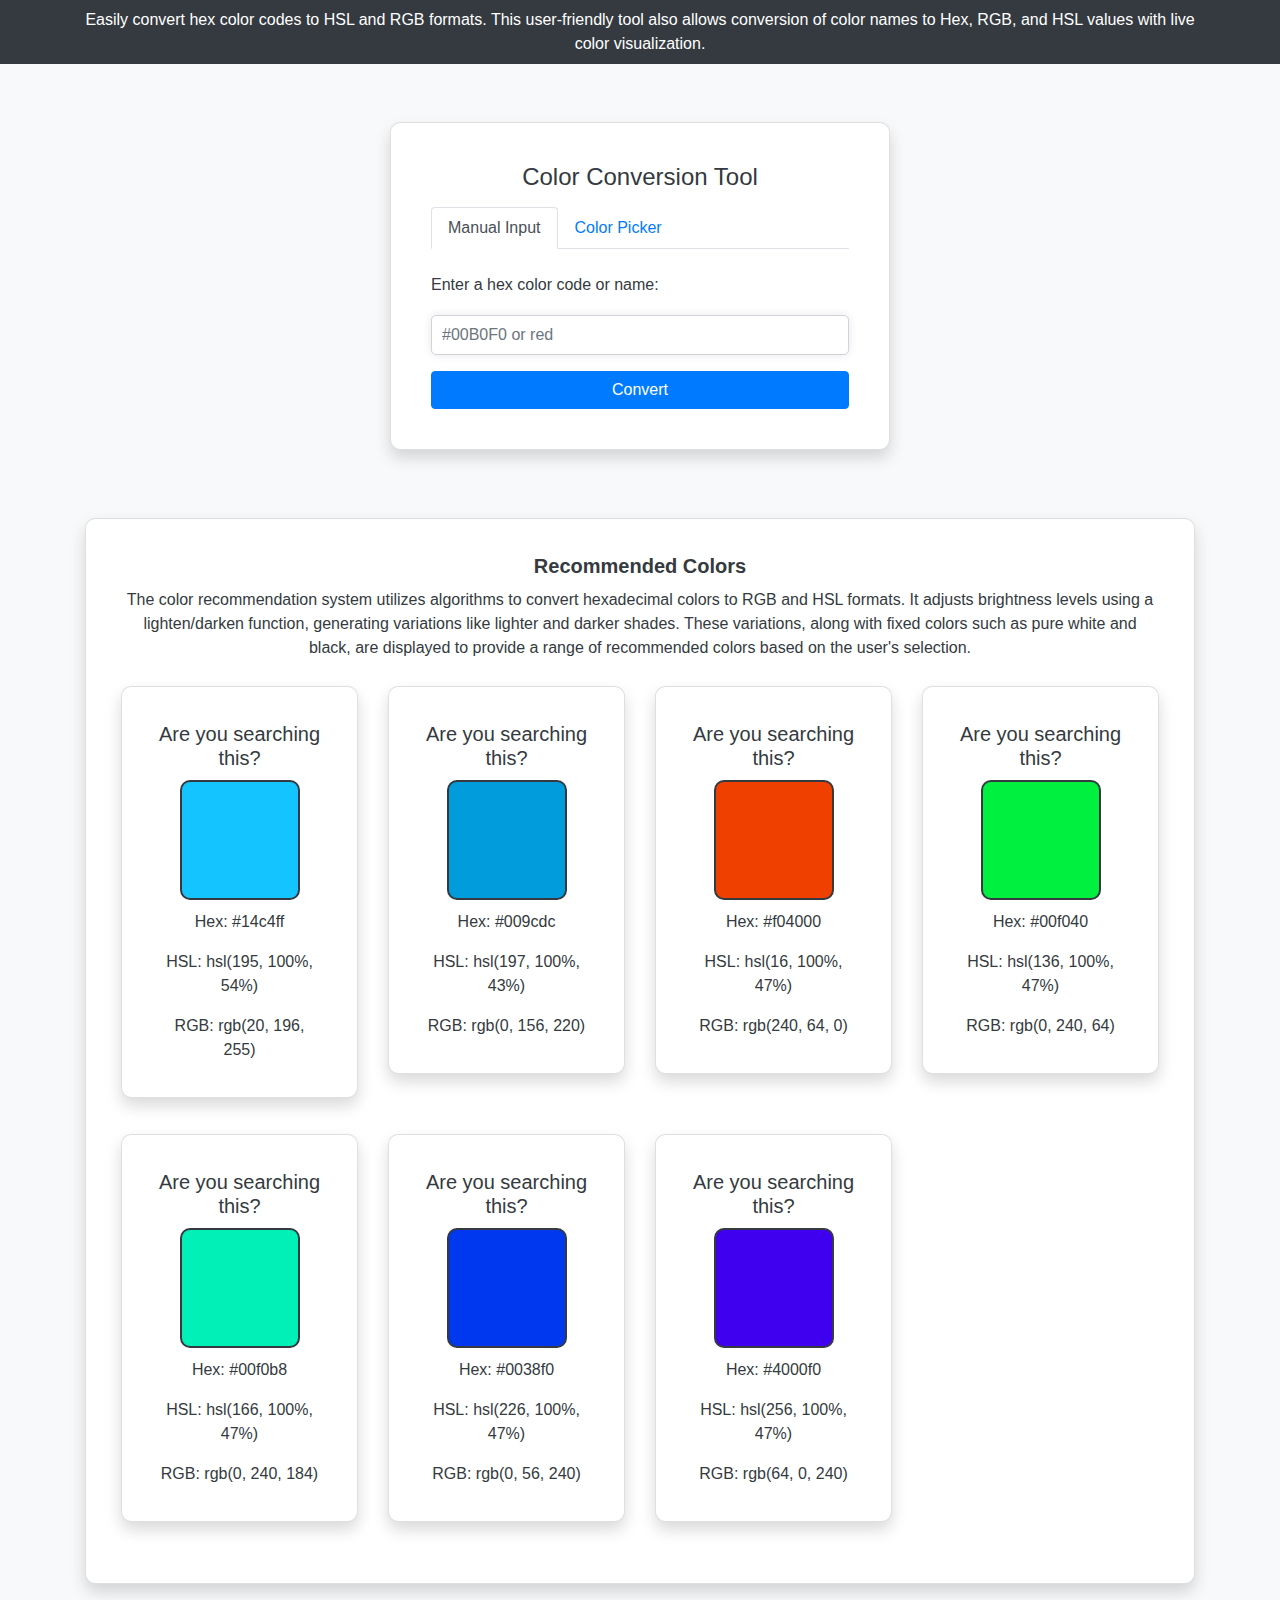
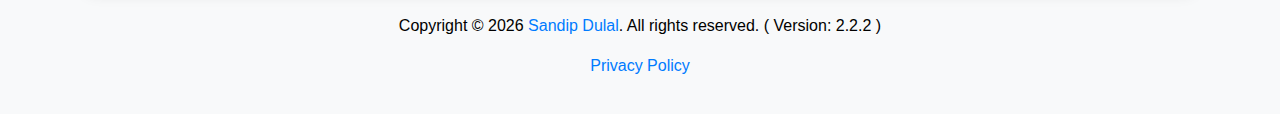
<file: index.html>
<!DOCTYPE html>
<html lang="en">
  <head>
    <meta charset="UTF-8" />
    <meta name="viewport" content="width=device-width, initial-scale=1.0" />
    <title>Hex to RGB and HSL Color Conversion Tool - Color Picker</title>
    <meta
      name="description"
      content="Easily convert hex color codes to HSL and RGB formats. This user-friendly tool also allows conversion of color names to Hex, RGB, and HSL values with live color visualization."
    />
    <meta
      name="keywords"
      content="Hex to HSL, hex to rgb, color name to hex code, color conversion,color conversion tool, RGB, HSL, hex color code, color picker"
    />
    <meta
      property="og:title"
      content="Hex, RGB, and HSL Color Conversion Tool"
    />
    <meta
      property="og:site_name"
      content="Hex, RGB, and HSL Color Conversion Tool"
    />
    <meta
      property="og:description"
      content="Easily convert hex color codes to HSL and RGB formats. This user-friendly tool also allows conversion of color names to Hex, RGB, and HSL values with live color visualization."
    />
    <meta property="og:image" content="/public/icon.png" />
    <meta
      property="og:url"
      content="https://colorconverter.sandipdulal.com.np"
    />
    <meta name="twitter:card" content="summary_large_image" />
    <meta name="twitter:title" content="Hex to RGB and HSL Color Conversion" />
    <meta
      name="twitter:description"
      content="Easily convert hex color codes to HSL and RGB formats. This user-friendly tool also allows conversion of color names to Hex, RGB, and HSL values with live color visualization."
    />
    <meta name="twitter:image" content="/public/icon.png" />
    <link
      href="https://maxcdn.bootstrapcdn.com/bootstrap/4.5.2/css/bootstrap.min.css"
      rel="stylesheet"
    />
    <link
      rel="stylesheet"
      href="https://cdnjs.cloudflare.com/ajax/libs/font-awesome/6.0.0-beta3/css/all.min.css"
    />
    <link rel="stylesheet" href="./style.css" />
    <link rel="icon" href="/public/icon.png" type="image/png" />
  </head>
  <body>
    <script type="application/ld+json">
      {
        "@context": "https://schema.org",
        "@type": "Website",
        "name": "Convert Hex Color",
        "url": "https://colorconverter.sandipdulal.com.np",
        "image": "https://colorconverter.sandipdulal.com.np/public/tool_sample.png",
        "description": "Easily convert hex color codes to HSL and RGB formats. This user-friendly tool also allows conversion of color names to Hex, RGB, and HSL values with live color visualization.",
        "author": {
          "@type": "Person",
          "name": "Sandip Dulal",
          "url": "https://sandipdulal.com.np"
        }
      }
    </script>

    <!-- Description section  -->
    <div class="container-fluid bg-dark text-white py-2 mt-auto">
      <div class="container text-center">
        <p class="mb-0">
          Easily convert hex color codes to HSL and RGB formats. This
          user-friendly tool also allows conversion of color names to Hex, RGB,
          and HSL values with live color visualization.
        </p>
      </div>
    </div>

    <div class="container mt-5">
      <div class="card shadow">
        <div class="card-body">
          <h1 class="card-title text-center">Color Conversion Tool</h1>
          <ul class="nav nav-tabs" id="colorTab" role="tablist">
            <li class="nav-item">
              <a
                class="nav-link active"
                id="manual-tab"
                data-toggle="tab"
                href="#manual"
                role="tab"
                aria-controls="manual"
                aria-selected="true"
                >Manual Input</a
              >
            </li>
            <li class="nav-item">
              <a
                class="nav-link"
                id="picker-tab"
                data-toggle="tab"
                href="#picker"
                role="tab"
                aria-controls="picker"
                aria-selected="false"
                >Color Picker</a
              >
            </li>
          </ul>
          <div class="tab-content" id="colorTabContent">
            <div
              class="tab-pane fade show active"
              id="manual"
              role="tabpanel"
              aria-labelledby="manual-tab"
            >
              <form id="colorForm" class="mt-4">
                <div class="form-group position-relative">
                  <label for="colorInput"
                    >Enter a hex color code or name:</label
                  >
                  <input
                    type="text"
                    id="colorInput"
                    name="colorInput"
                    class="form-control"
                    placeholder="#00B0F0 or red"
                    required
                  />
                  <ul
                    id="suggestions"
                    class="list-group position-absolute w-100"
                    style="display: none"
                  ></ul>
                </div>
                <div
                  id="errorMessage"
                  class="alert alert-danger"
                  style="display: none"
                ></div>
                <button type="submit" class="btn btn-primary btn-block">
                  Convert
                </button>
              </form>
            </div>
            <div
              class="tab-pane fade"
              id="picker"
              role="tabpanel"
              aria-labelledby="picker-tab"
            >
              <form id="colorPickerForm" class="mt-4">
                <div class="form-group">
                  <label for="colorPicker">Choose a color:</label>
                  <input type="color" id="colorPicker" class="form-control" />
                </div>
              </form>
            </div>
            <div id="colorResult" class="mt-4" style="display: none">
              <div class="color-box mx-auto mb-3" id="colorBox"></div>
              <table class="table table-bordered">
                <tr>
                  <th>Name</th>
                  <td id="colorName">N/A</td>
                  <td>
                    <span class="copy-icon" data-copy-target="colorName">
                      <i
                        class="far fa-copy"
                        style="font-size: 25px; color: rgb(55, 10, 10)"
                      ></i>
                    </span>
                    <div class="copy-message">Copied to clipboard</div>
                  </td>
                </tr>
                <tr>
                  <th>Hex</th>
                  <td id="hexValue">N/A</td>
                  <td>
                    <span class="copy-icon" data-copy-target="hexValue">
                      <i
                        class="far fa-copy"
                        style="font-size: 25px; color: rgb(55, 10, 10)"
                      ></i>
                    </span>
                    <div class="copy-message">Copied to clipboard</div>
                  </td>
                </tr>
                <tr>
                  <th>HSL</th>
                  <td id="hslValue">N/A</td>
                  <td>
                    <span class="copy-icon" data-copy-target="hslValue">
                      <i
                        class="far fa-copy"
                        style="font-size: 25px; color: rgb(55, 10, 10)"
                      ></i>
                    </span>
                    <div class="copy-message">Copied to clipboard</div>
                  </td>
                </tr>
                <tr>
                  <th>RGB</th>
                  <td id="rgbValue">N/A</td>
                  <td>
                    <span class="copy-icon" data-copy-target="rgbValue">
                      <i
                        class="far fa-copy"
                        style="font-size: 25px; color: rgb(55, 10, 10)"
                      ></i>
                    </span>
                    <div class="copy-message">Copied to clipboard</div>
                  </td>
                </tr>
              </table>
            </div>
          </div>
        </div>
      </div>
    </div>

    <div class="container mt-5" id="similarColors" style="display: none">
      <div class="card shadow">
        <div class="card-body">
          <h2 class="card-title text-center">
            <strong>Recommended Colors</strong>
          </h2>
          <p class="text-center">
            The color recommendation system utilizes algorithms to convert
            hexadecimal colors to RGB and HSL formats. It adjusts brightness
            levels using a lighten/darken function, generating variations like
            lighter and darker shades. These variations, along with fixed colors
            such as pure white and black, are displayed to provide a range of
            recommended colors based on the user's selection.
          </p>
          <div class="row" id="similarColorsList">
            <!-- Similar color cards will be appended here -->
            <div
              class="col-12 col-sm-6 col-md-4 col-lg-3 mb-3 similar-color-card"
              style="display: none"
            >
              <div class="card">
                <div class="card-body text-center">
                  <div
                    class="color-box mx-auto mb-3"
                    style="width: 100px; height: 100px; border: 1px solid #000"
                  ></div>
                  <p class="card-text">Color Info</p>
                </div>
              </div>
            </div>
          </div>
        </div>
      </div>
    </div>

    <!-- Footer section -->
    <footer class="footer">
      <div class="container text-center">
        <p id="copyright">
          Copyright &copy; <span id="year"></span>
          <a href="https://sandipdulal.com.np">Sandip Dulal</a>. All rights
          reserved. ( Version: 2.2.2 )
        </p>
        <p><a href="privacypolicy.html">Privacy Policy</a></p>
      </div>
    </footer>

    <!-- Bootstrap JS and dependencies -->
    <script src="https://code.jquery.com/jquery-3.5.1.slim.min.js"></script>
    <script src="https://cdn.jsdelivr.net/npm/@popperjs/core@2.9.3/dist/umd/popper.min.js"></script>
    <script src="https://maxcdn.bootstrapcdn.com/bootstrap/4.5.2/js/bootstrap.min.js"></script>
    <script src="./colors.js" defer></script>
    <script src="./script.js" defer></script>
  </body>
</html>
</file>
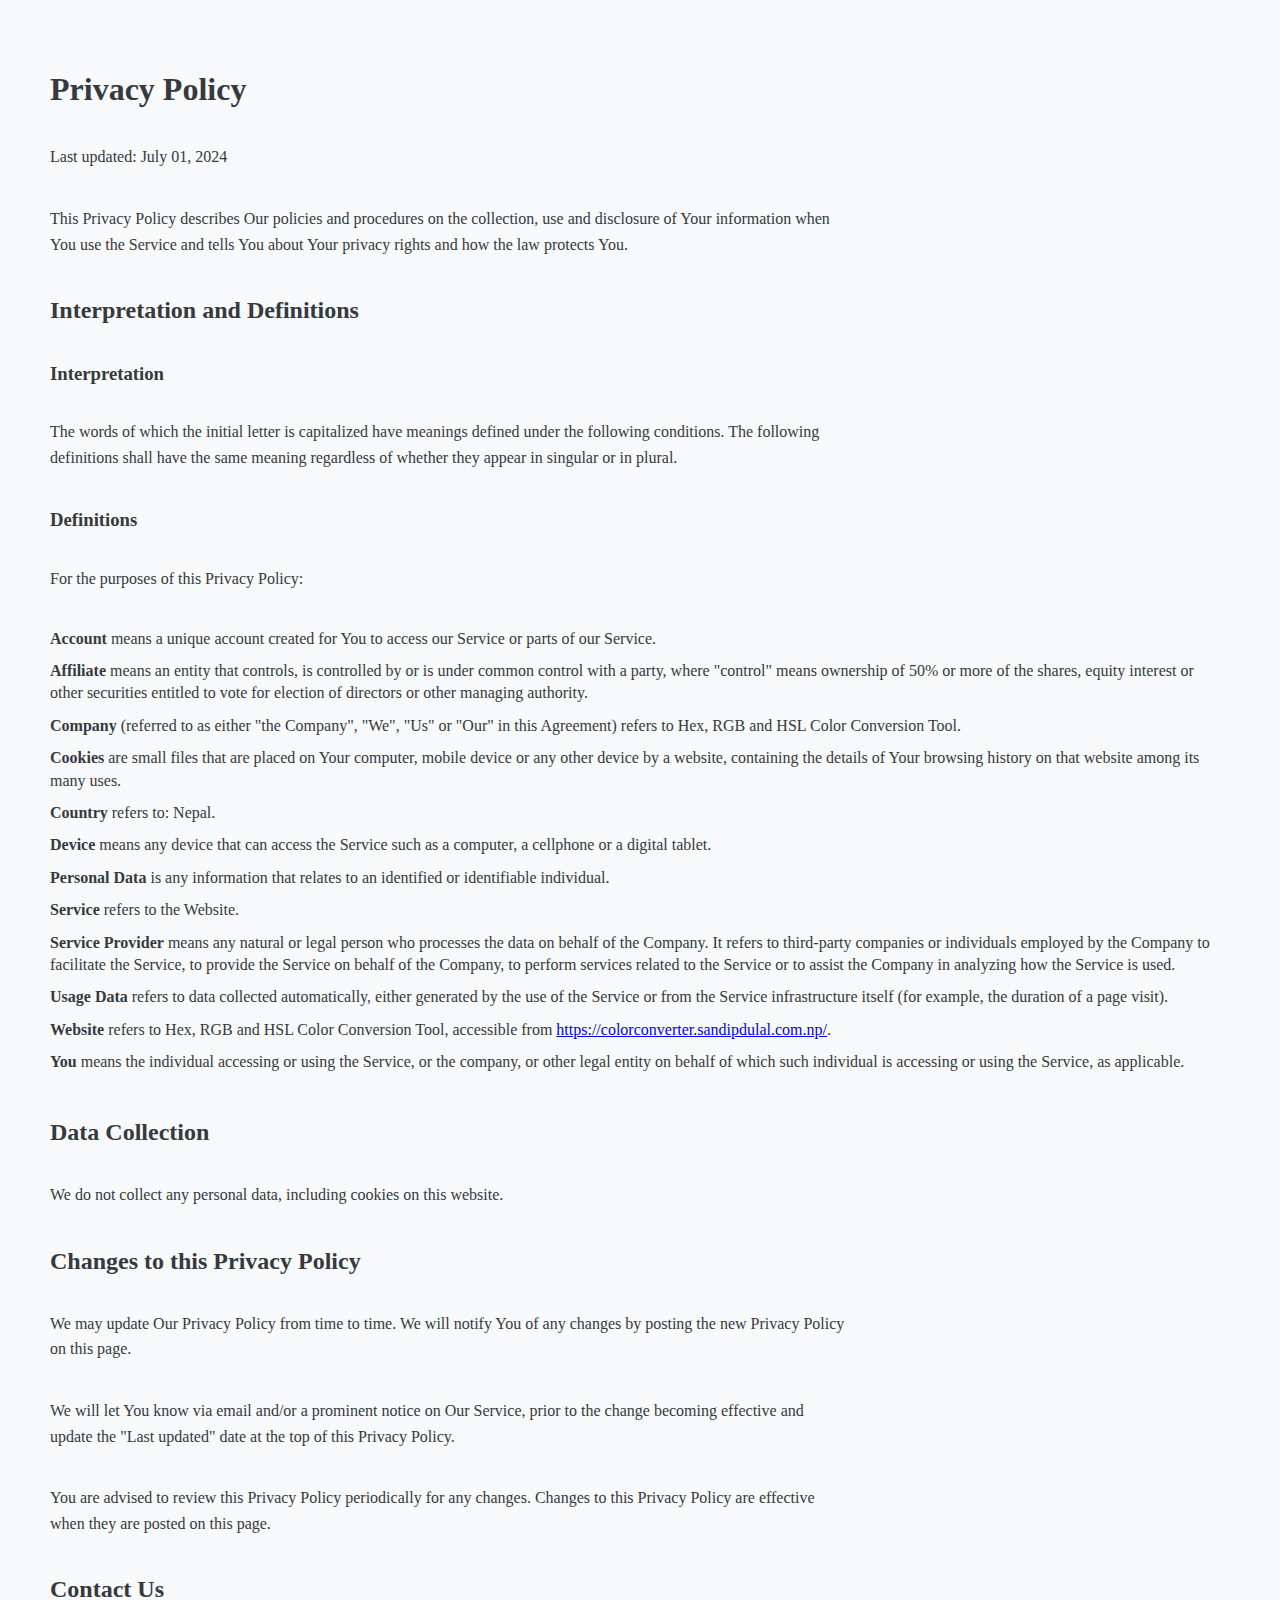
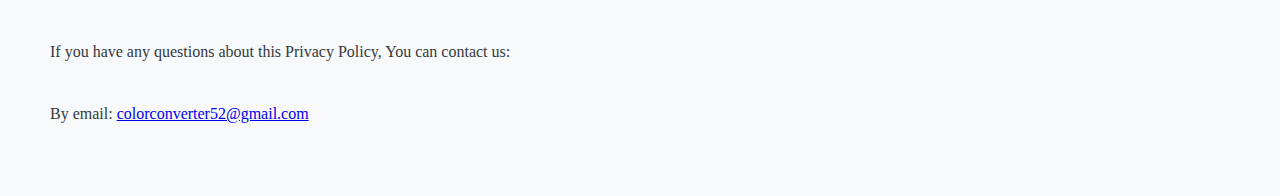
<file: privacypolicy.html>
<!DOCTYPE html>
<html lang="en">
  <head>
    <meta charset="UTF-8" />
    <meta name="viewport" content="width=device-width, initial-scale=1.0" />
    <title>Privacy Policy</title>
    <link rel="stylesheet" href="style.css" />
  </head>
  <body>
    <div class="centered-content">
      <h1>Privacy Policy</h1>
      <p>Last updated: July 01, 2024</p>

      <p>
        This Privacy Policy describes Our policies and procedures on the
        collection, use and disclosure of Your information when You use the
        Service and tells You about Your privacy rights and how the law protects
        You.
      </p>



      <h2>Interpretation and Definitions</h2>
      <h3>Interpretation</h3>
      <p >
        The words of which the initial letter is capitalized have meanings
        defined under the following conditions. The following definitions shall
        have the same meaning regardless of whether they appear in singular or
        in plural.
      </p>

      <h3>Definitions</h3>
      <p>For the purposes of this Privacy Policy:</p>
      <ul>
        <li>
          <strong>Account</strong> means a unique account created for You to
          access our Service or parts of our Service.
        </li>
        <li>
          <strong>Affiliate</strong> means an entity that controls, is
          controlled by or is under common control with a party, where "control"
          means ownership of 50% or more of the shares, equity interest or other
          securities entitled to vote for election of directors or other
          managing authority.
        </li>
        <li>
          <strong>Company</strong> (referred to as either "the Company", "We",
          "Us" or "Our" in this Agreement) refers to Hex, RGB and HSL Color
          Conversion Tool.
        </li>
        <li>
          <strong>Cookies</strong> are small files that are placed on Your
          computer, mobile device or any other device by a website, containing
          the details of Your browsing history on that website among its many
          uses.
        </li>
        <li><strong>Country</strong> refers to: Nepal.</li>
        <li>
          <strong>Device</strong> means any device that can access the Service
          such as a computer, a cellphone or a digital tablet.
        </li>
        <li>
          <strong>Personal Data</strong> is any information that relates to an
          identified or identifiable individual.
        </li>
        <li><strong>Service</strong> refers to the Website.</li>
        <li>
          <strong>Service Provider</strong> means any natural or legal person
          who processes the data on behalf of the Company. It refers to
          third-party companies or individuals employed by the Company to
          facilitate the Service, to provide the Service on behalf of the
          Company, to perform services related to the Service or to assist the
          Company in analyzing how the Service is used.
        </li>
        <li>
          <strong>Usage Data</strong> refers to data collected automatically,
          either generated by the use of the Service or from the Service
          infrastructure itself (for example, the duration of a page visit).
        </li>
        <li>
          <strong>Website</strong> refers to Hex, RGB and HSL Color Conversion
          Tool, accessible from
          <a href="https://colorconverter.sandipdulal.com.np/"
            >https://colorconverter.sandipdulal.com.np/</a
          >.
        </li>
        <li>
          <strong>You</strong> means the individual accessing or using the
          Service, or the company, or other legal entity on behalf of which such
          individual is accessing or using the Service, as applicable.
        </li>
      </ul>

      <h2>Data Collection</h2>
      <p>
        We do not collect any personal data, including cookies on this website.
      </p>

      <h2>Changes to this Privacy Policy</h2>
      <p>
        We may update Our Privacy Policy from time to time. We will notify You
        of any changes by posting the new Privacy Policy on this page.
      </p>
      <p>
        We will let You know via email and/or a prominent notice on Our Service,
        prior to the change becoming effective and update the "Last updated"
        date at the top of this Privacy Policy.
      </p>
      <p>
        You are advised to review this Privacy Policy periodically for any
        changes. Changes to this Privacy Policy are effective when they are
        posted on this page.
      </p>

      <h2>Contact Us</h2>
      <p>
        If you have any questions about this Privacy Policy, You can contact us:
      </p>
      <p>
        By email:
        <a href="mailto:colorconverter52@gmail.com">colorconverter52@gmail.com</a>
      </p>
    </div>
  </body>
</html>
</file>
<file: style.css>
body {
  background-color: #f8f9fa;
  color: #343a40;
  min-height: 100vh;
  display: flex;
  flex-direction: column;
  justify-content: space-between;
  margin: 0;
}

.container {
  flex: 1;
}

.card {
  max-width: 500px;
  margin: 10px auto;
  border-radius: 10px;
  box-shadow: 0 0 10px rgba(0, 0, 0, 0.1);
  background-color: #ffffff;
  padding: 20px;
}

.card-title {
  font-size: 1.5rem;
  text-align: center;
  margin-bottom: 15px;
}

.color-box {
  width: 100px;
  height: 100px;
  margin: 0 auto 10px;
  border: 2px solid #343a40;
}

.table th,
.table td {
  vertical-align: middle;
  text-align: center;
}

#colorResult {
  background-color: #ffffff;
  padding: 20px;
  border-radius: 10px;
  margin-top: 20px;
  box-shadow: 0 4px 10px rgba(0, 0, 0, 0.1);
}

.footer {
  color: black;
  padding: 20px 0;
  text-align: center;
  width: 100%;
  position: relative;
  bottom: 0;
}

/* Styles for centering the content */
.centered-content {
  display: flex;

  min-height: 100vh;

  flex-direction: column;
  padding: 50px;
}

.centered-content h1 {
  margin-bottom: 20px;
}

.centered-content p {
  max-width: 800px;
  line-height: 1.6;
  margin-bottom: 20px; /* Added margin for spacing between paragraphs */
}

.centered-content ul {
  text-align: left; /* Align bullet points to the left */
  list-style-type: none; /* Remove default bullet points */
  padding-left: 0; /* Remove default left padding */
}

.centered-content ul li {
  margin-bottom: 10px; /* Add spacing between list items */
  line-height: 1.4; /* Adjust line height for list items */
}

.centered-content strong {
  font-weight: bold; /* Ensure strong tags are bold */
}

#suggestions {
  position: absolute;
  top: calc(100% + 5px);
  left: 0;
  width: calc(100% - 2px);
  max-height: 200px;
  overflow-y: auto;
  border: 1px solid #ced4da;
  border-top: none;
  background-color: #fff;
  box-shadow: 0 4px 8px rgba(0, 0, 0, 0.1);
  display: none;
  z-index: 1000;
}

#suggestions.active {
  display: block;
}

#suggestions li {
  cursor: pointer;
  padding: 10px;
  list-style-type: none;
  border-bottom: 1px solid #ced4da;
}

#suggestions li:hover {
  background-color: #f8f9fa;
}

#suggestions li.active {
  background-color: #434444;
  color: white;
}

#suggestions li:first-child {
  border-top: 1px solid #ced4da;
}

/* Style for input boxes */
input[type="text"],
input[type="color"] {
  width: 100%;
  height: 40px;
  padding: 0 10px;
  margin-top: 10px;
  border: 1px solid #ced4da;
  border-radius: 5px;
  box-shadow: 0 0 10px rgba(0, 0, 0, 0.1);
  font-size: 1rem;
}

input[type="color"] {
  padding: 0;
}

input[type="color"]::-webkit-color-swatch-wrapper {
  padding: 0;
}

input[type="color"]::-webkit-color-swatch {
  border: none;
}

/* Additional styles for hiding colorResult when switching tabs */
.tab-content .tab-pane {
  display: none;
}

.tab-content .tab-pane.active {
  display: block;
}

/* Set color picker dropdown width */
#colorPicker {
  width: 100% !important;
}

/* Optional: Ensure the parent container has full width */
#picker .form-group {
  width: 100%;
}

/* Styles for Similar Colors section */
#similarColors {
  margin-top: 20px;
  display: none;
}

#similarColors .card {
  max-width: 100%; /* Adjust to fit the container */
  border-radius: 10px;
  box-shadow: 0 4px 10px rgba(0, 0, 0, 0.1);
  background-color: #ffffff;
  padding: 15px;
}

#similarColors .card-title {
  font-size: 1.25rem;
  text-align: center;
  margin-bottom: 10px;
}

#similarColors .color-box {
  width: 100px; /* Adjust based on your design */
  height: 100px; /* Adjust based on your design */
  margin: 0 auto 10px;
  border: 2px solid #343a40;
  border-radius: 10px;
}

@media (min-width: 576px) {
  #similarColors {
    display: block;
  }

  #similarColors .color-box {
    width: 120px; /* Adjust based on your design */
    height: 120px; /* Adjust based on your design */
  }
}

.copy-icon {
  cursor: pointer;
}

.copy-message {
  font-size: 12px;
  color: green;
  margin-top: 5px;
  display: none;
}
</file>
